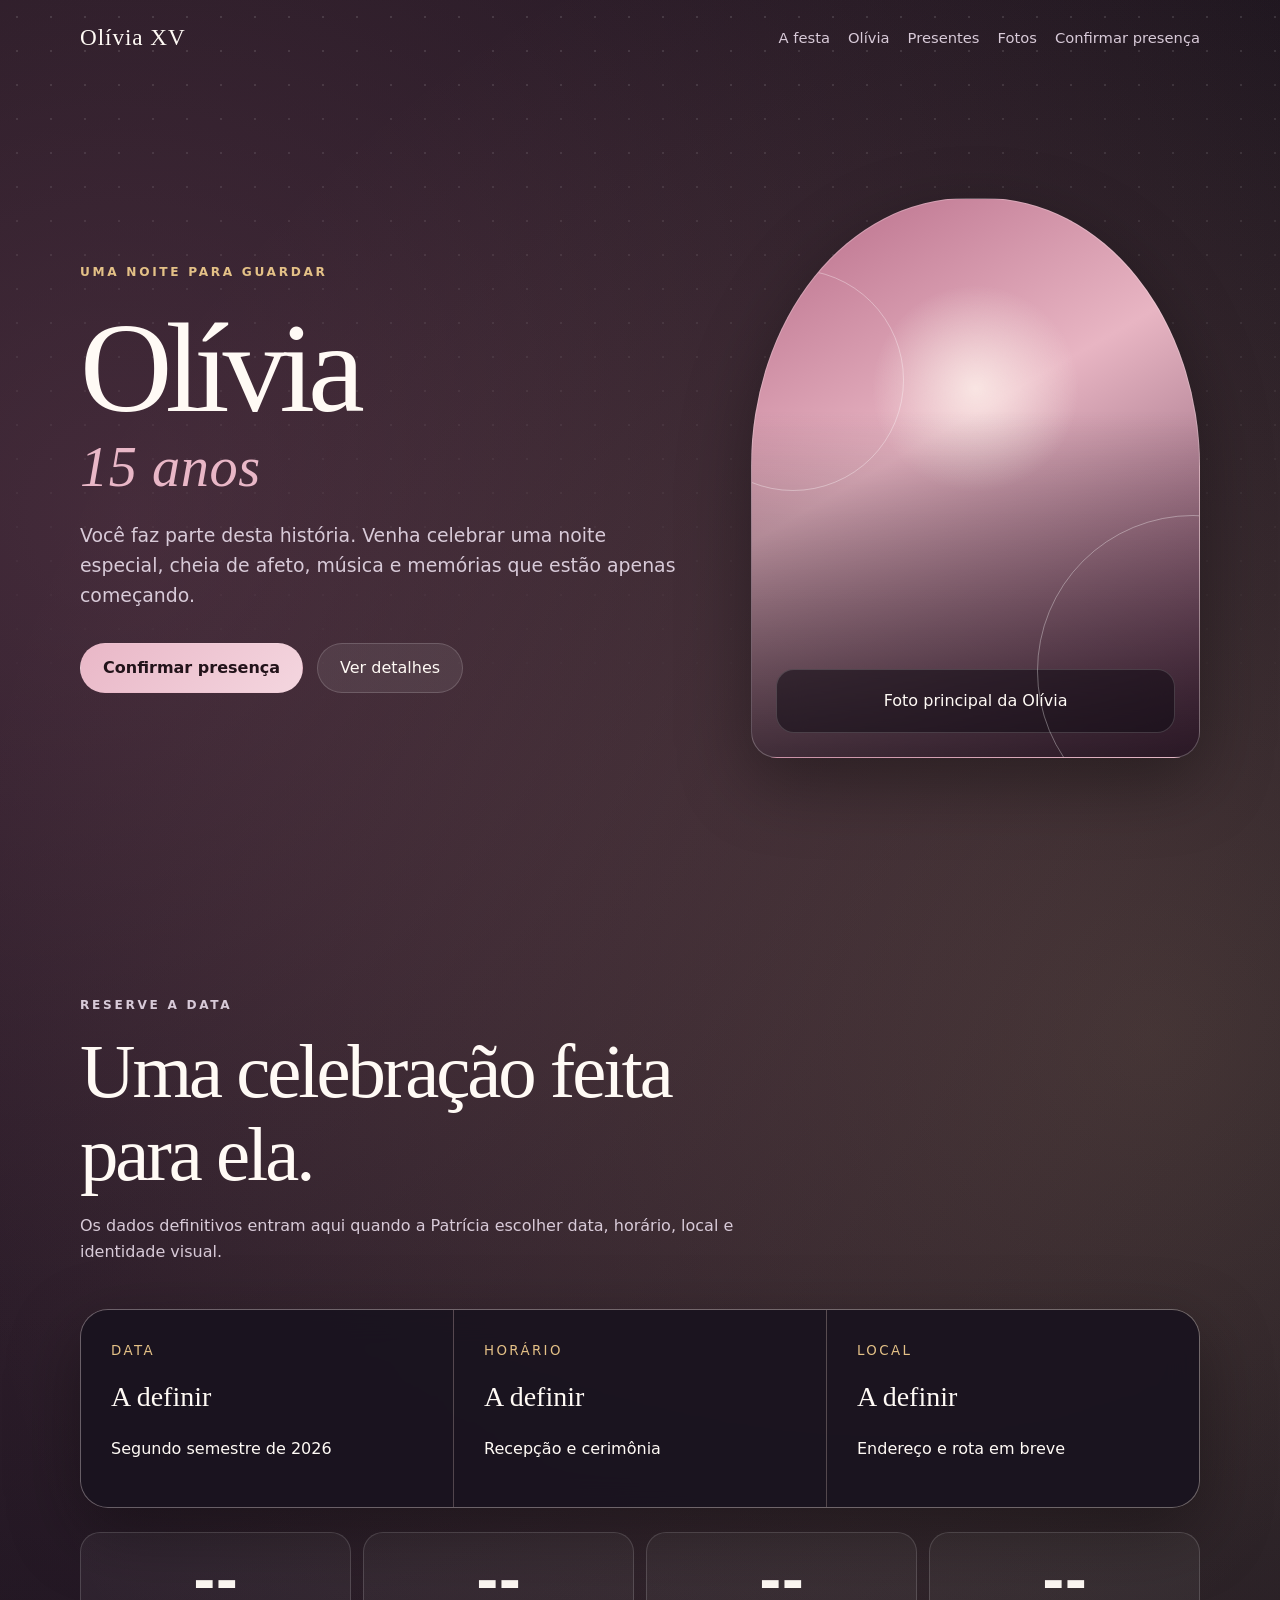
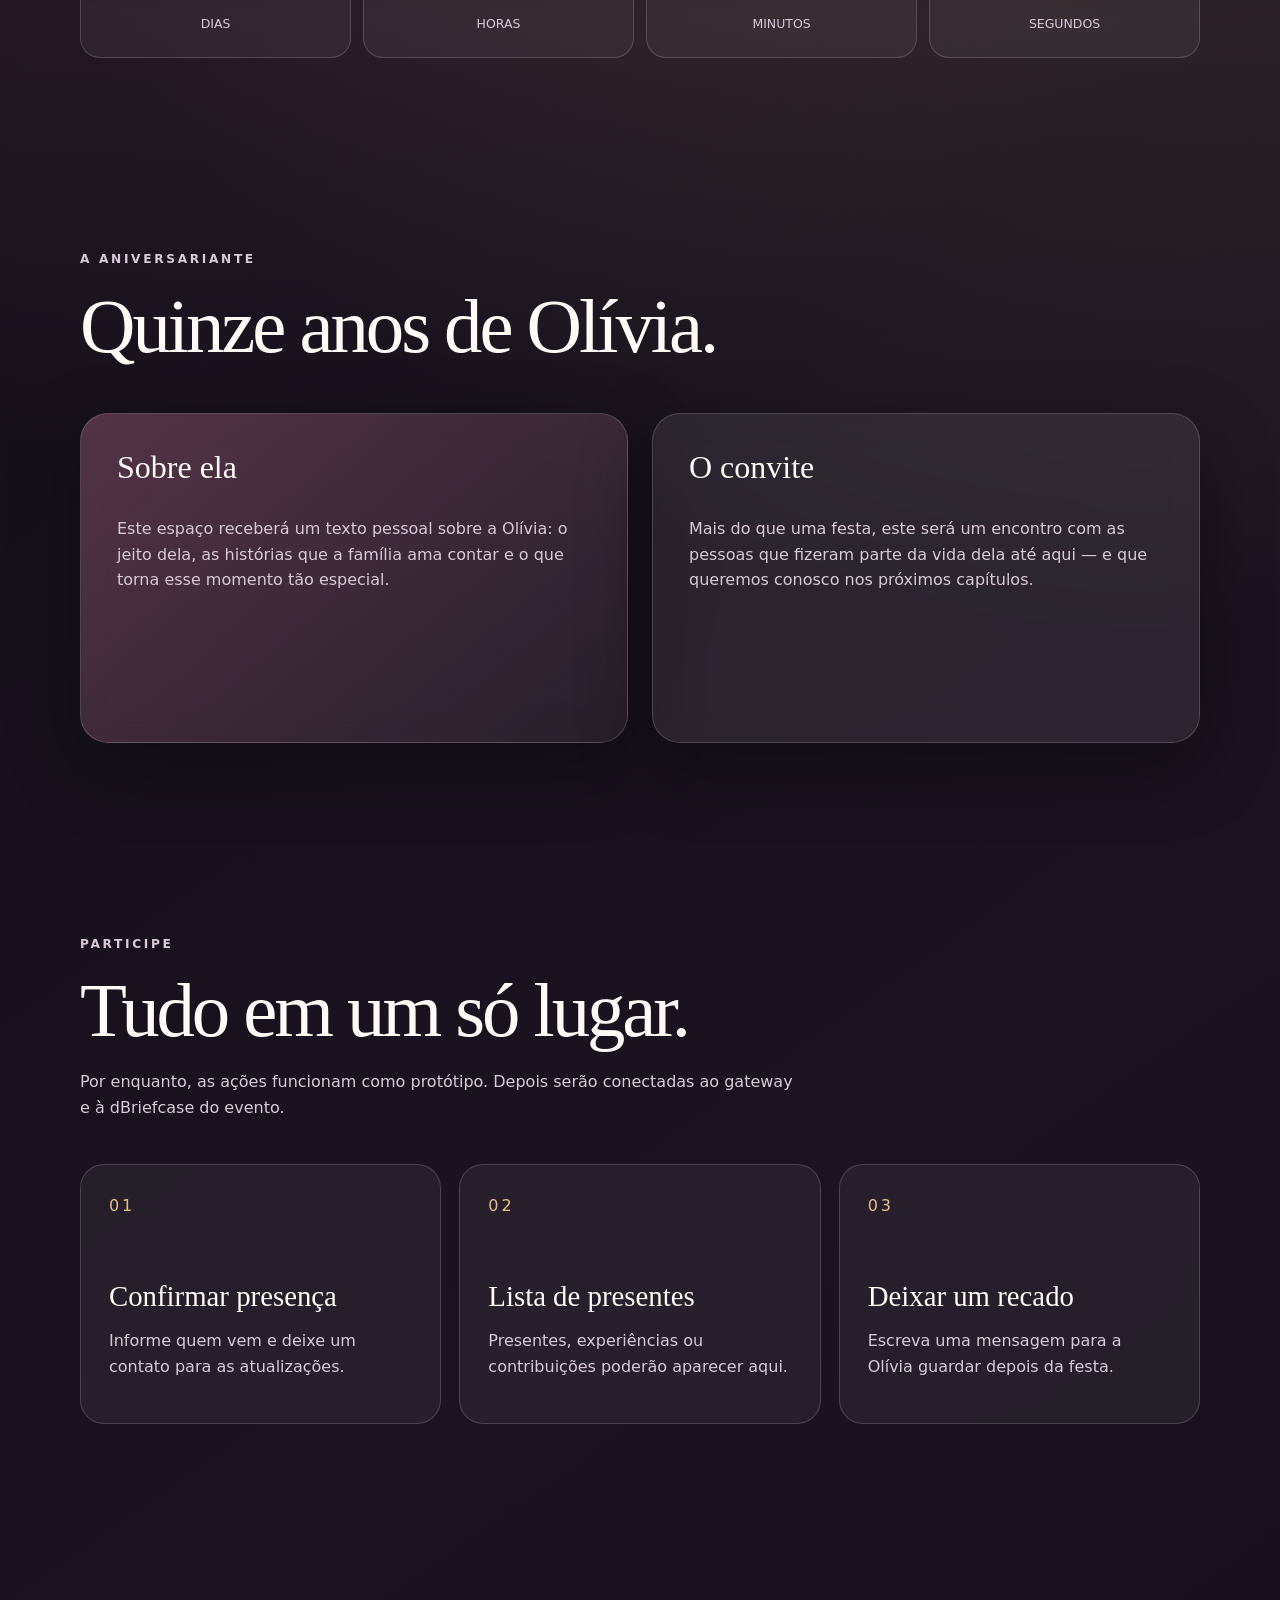
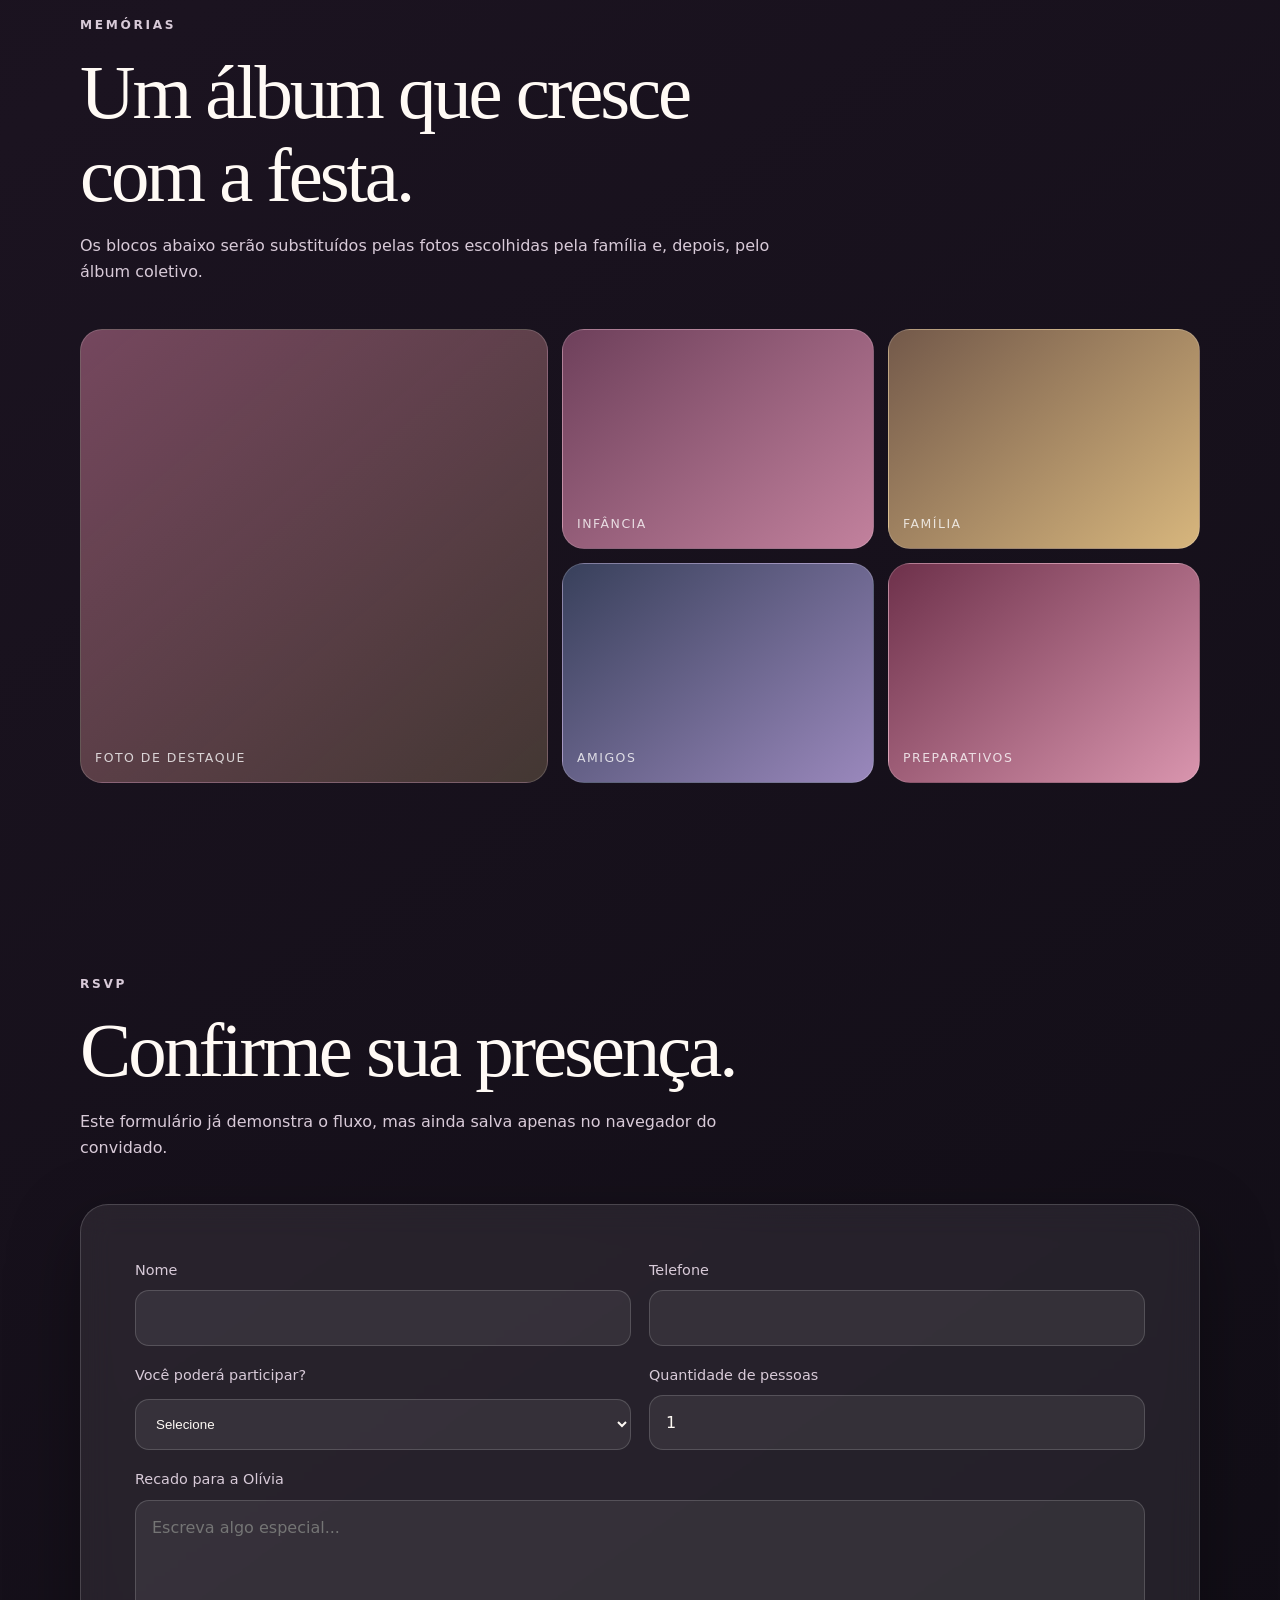
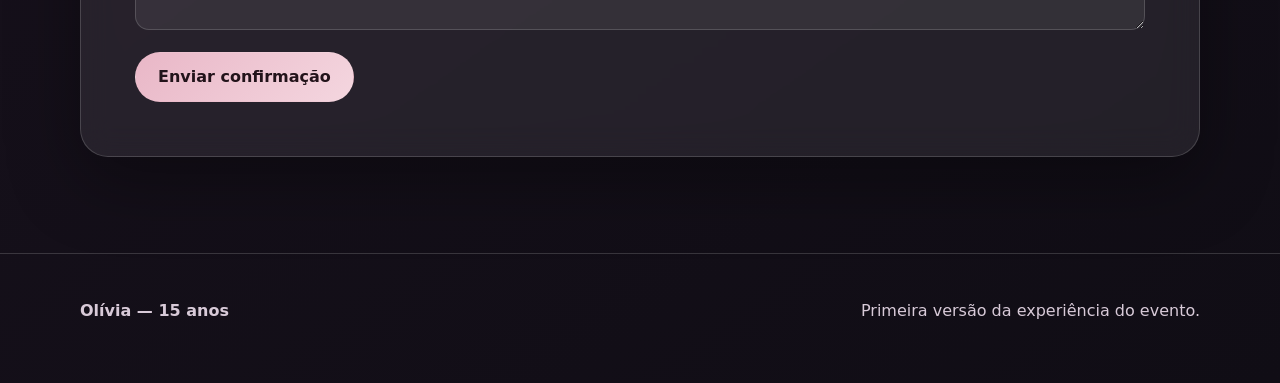
<file: index.html>
<!doctype html>
<html lang="pt-BR">
<head>
  <meta charset="utf-8">
  <meta name="viewport" content="width=device-width, initial-scale=1">
  <meta name="description" content="Celebração dos 15 anos da Olívia.">
  <title>Olívia — 15 anos</title>
  <style>
    :root {
      --bg: #120f18;
      --surface: rgba(255, 255, 255, 0.08);
      --surface-strong: rgba(255, 255, 255, 0.14);
      --text: #fffaf5;
      --muted: #d8cad8;
      --accent: #e9b7c7;
      --accent-strong: #c97898;
      --gold: #e4c187;
      --border: rgba(255, 255, 255, 0.16);
      --shadow: 0 24px 70px rgba(0, 0, 0, 0.35);
      --radius: 28px;
      --max-width: 1120px;
    }

    * { box-sizing: border-box; }
    html { scroll-behavior: smooth; }
    body {
      margin: 0;
      min-height: 100vh;
      color: var(--text);
      background:
        radial-gradient(circle at 10% 10%, rgba(201, 120, 152, 0.28), transparent 32%),
        radial-gradient(circle at 90% 20%, rgba(228, 193, 135, 0.18), transparent 28%),
        linear-gradient(145deg, #0f0c14 0%, #1b1320 55%, #100d15 100%);
      font-family: Inter, ui-sans-serif, system-ui, -apple-system, BlinkMacSystemFont, "Segoe UI", sans-serif;
      line-height: 1.6;
    }

    body::before {
      content: "";
      position: fixed;
      inset: 0;
      pointer-events: none;
      opacity: 0.12;
      background-image: radial-gradient(circle, #fff 0.8px, transparent 0.8px);
      background-size: 34px 34px;
      mask-image: linear-gradient(to bottom, #000, transparent 85%);
    }

    a { color: inherit; }
    button, input, textarea { font: inherit; }
    button { cursor: pointer; }

    .container {
      width: min(calc(100% - 32px), var(--max-width));
      margin: 0 auto;
    }

    .site-header {
      position: fixed;
      inset: 0 0 auto;
      z-index: 20;
      border-bottom: 1px solid transparent;
      transition: 220ms ease;
    }

    .site-header.is-scrolled {
      background: rgba(18, 15, 24, 0.84);
      backdrop-filter: blur(18px);
      border-color: var(--border);
    }

    .nav {
      min-height: 76px;
      display: flex;
      align-items: center;
      justify-content: space-between;
      gap: 24px;
    }

    .brand {
      text-decoration: none;
      font-family: Georgia, "Times New Roman", serif;
      font-size: 1.45rem;
      letter-spacing: 0.04em;
    }

    .nav-links {
      display: flex;
      align-items: center;
      gap: 18px;
    }

    .nav-links a {
      text-decoration: none;
      color: var(--muted);
      font-size: 0.92rem;
    }

    .nav-links a:hover { color: var(--text); }

    .menu-button {
      display: none;
      color: var(--text);
      background: var(--surface);
      border: 1px solid var(--border);
      border-radius: 999px;
      padding: 9px 14px;
    }

    .hero {
      min-height: 100svh;
      display: grid;
      align-items: center;
      padding: 128px 0 72px;
    }

    .hero-grid {
      display: grid;
      grid-template-columns: 1.15fr 0.85fr;
      gap: 64px;
      align-items: center;
    }

    .eyebrow {
      margin: 0 0 16px;
      color: var(--gold);
      text-transform: uppercase;
      letter-spacing: 0.22em;
      font-size: 0.76rem;
      font-weight: 700;
    }

    h1, h2, h3 { margin-top: 0; line-height: 1.08; }

    h1 {
      margin-bottom: 22px;
      max-width: 760px;
      font-family: Georgia, "Times New Roman", serif;
      font-size: clamp(4rem, 10vw, 8.5rem);
      font-weight: 400;
      letter-spacing: -0.055em;
    }

    h1 span {
      display: block;
      color: var(--accent);
      font-style: italic;
      font-size: 0.44em;
      letter-spacing: 0.01em;
    }

    .hero-copy {
      max-width: 640px;
      color: var(--muted);
      font-size: clamp(1rem, 2vw, 1.18rem);
    }

    .hero-actions {
      display: flex;
      flex-wrap: wrap;
      gap: 14px;
      margin-top: 32px;
    }

    .button {
      display: inline-flex;
      align-items: center;
      justify-content: center;
      min-height: 50px;
      padding: 0 22px;
      border: 1px solid var(--border);
      border-radius: 999px;
      text-decoration: none;
      transition: transform 180ms ease, background 180ms ease, border-color 180ms ease;
    }

    .button:hover { transform: translateY(-2px); }
    .button-primary {
      color: #22131a;
      background: linear-gradient(135deg, var(--accent), #f4d6df);
      border-color: transparent;
      font-weight: 800;
    }

    .button-secondary { background: var(--surface); }

    .portrait-card {
      position: relative;
      min-height: 560px;
      border-radius: 48% 48% 26px 26px;
      overflow: hidden;
      background:
        linear-gradient(to top, rgba(20, 12, 20, 0.7), transparent 62%),
        radial-gradient(circle at 50% 34%, rgba(255, 244, 237, 0.78), transparent 24%),
        linear-gradient(150deg, #b76b88 0%, #e8b5c3 42%, #5e344e 100%);
      box-shadow: var(--shadow);
      border: 1px solid rgba(255, 255, 255, 0.24);
    }

    .portrait-card::before,
    .portrait-card::after {
      content: "";
      position: absolute;
      border-radius: 50%;
      border: 1px solid rgba(255, 255, 255, 0.34);
    }

    .portrait-card::before { width: 220px; height: 220px; top: 70px; left: -70px; }
    .portrait-card::after { width: 310px; height: 310px; right: -150px; bottom: -70px; }

    .portrait-label {
      position: absolute;
      right: 24px;
      bottom: 24px;
      left: 24px;
      padding: 18px;
      text-align: center;
      border: 1px solid var(--border);
      border-radius: 18px;
      background: rgba(16, 12, 20, 0.56);
      backdrop-filter: blur(14px);
    }

    section { padding: 96px 0; }

    .section-heading {
      max-width: 720px;
      margin-bottom: 44px;
    }

    .section-heading h2 {
      margin-bottom: 16px;
      font-family: Georgia, "Times New Roman", serif;
      font-size: clamp(2.4rem, 6vw, 4.8rem);
      font-weight: 400;
      letter-spacing: -0.04em;
    }

    .section-heading p { color: var(--muted); }

    .event-panel,
    .story-card,
    .form-card {
      border: 1px solid var(--border);
      background: var(--surface);
      box-shadow: var(--shadow);
      backdrop-filter: blur(16px);
    }

    .event-panel {
      display: grid;
      grid-template-columns: repeat(3, 1fr);
      gap: 1px;
      overflow: hidden;
      border-radius: var(--radius);
      background-color: var(--border);
    }

    .event-detail {
      min-height: 190px;
      padding: 30px;
      background: rgba(24, 18, 29, 0.94);
    }

    .event-detail small {
      display: block;
      margin-bottom: 14px;
      color: var(--gold);
      text-transform: uppercase;
      letter-spacing: 0.18em;
    }

    .event-detail strong {
      display: block;
      font-family: Georgia, "Times New Roman", serif;
      font-size: 1.75rem;
      font-weight: 400;
    }

    .countdown {
      display: grid;
      grid-template-columns: repeat(4, minmax(0, 1fr));
      gap: 12px;
      margin-top: 24px;
    }

    .countdown-item {
      padding: 22px 10px;
      text-align: center;
      border: 1px solid var(--border);
      border-radius: 20px;
      background: rgba(255, 255, 255, 0.05);
    }

    .countdown-item strong {
      display: block;
      font-size: clamp(1.8rem, 5vw, 3.4rem);
      line-height: 1;
    }

    .countdown-item span { color: var(--muted); font-size: 0.78rem; text-transform: uppercase; }

    .story-grid {
      display: grid;
      grid-template-columns: repeat(2, 1fr);
      gap: 24px;
    }

    .story-card {
      min-height: 330px;
      padding: 36px;
      border-radius: var(--radius);
    }

    .story-card.featured {
      background:
        linear-gradient(140deg, rgba(201, 120, 152, 0.34), rgba(255, 255, 255, 0.06));
    }

    .story-card h3 {
      font-family: Georgia, "Times New Roman", serif;
      font-size: 2rem;
      font-weight: 400;
    }

    .story-card p { color: var(--muted); }

    .cards {
      display: grid;
      grid-template-columns: repeat(3, 1fr);
      gap: 18px;
    }

    .action-card {
      min-height: 260px;
      display: flex;
      flex-direction: column;
      justify-content: space-between;
      padding: 28px;
      color: inherit;
      text-decoration: none;
      border: 1px solid var(--border);
      border-radius: 24px;
      background: rgba(255, 255, 255, 0.055);
      transition: transform 180ms ease, background 180ms ease;
    }

    .action-card:hover {
      transform: translateY(-5px);
      background: var(--surface-strong);
    }

    .action-card .number { color: var(--gold); letter-spacing: 0.18em; }
    .action-card h3 { margin-bottom: 8px; font-family: Georgia, serif; font-size: 1.8rem; font-weight: 400; }
    .action-card p { color: var(--muted); }

    .gallery {
      display: grid;
      grid-template-columns: 1.2fr 0.8fr 0.8fr;
      grid-auto-rows: 220px;
      gap: 14px;
    }

    .gallery-item {
      position: relative;
      overflow: hidden;
      border: 1px solid var(--border);
      border-radius: 22px;
      background: linear-gradient(140deg, rgba(201, 120, 152, 0.52), rgba(228, 193, 135, 0.22));
    }

    .gallery-item:first-child { grid-row: span 2; }
    .gallery-item:nth-child(2) { background: linear-gradient(140deg, #6e405b, #c2819d); }
    .gallery-item:nth-child(3) { background: linear-gradient(140deg, #73594a, #d7b67d); }
    .gallery-item:nth-child(4) { background: linear-gradient(140deg, #38405b, #9a88bc); }
    .gallery-item:nth-child(5) { background: linear-gradient(140deg, #6e314b, #d995ae); }

    .gallery-item span {
      position: absolute;
      right: 14px;
      bottom: 14px;
      left: 14px;
      color: rgba(255,255,255,.78);
      font-size: 0.78rem;
      text-transform: uppercase;
      letter-spacing: .12em;
    }

    .form-card {
      padding: clamp(24px, 5vw, 54px);
      border-radius: var(--radius);
    }

    .form-grid {
      display: grid;
      grid-template-columns: repeat(2, 1fr);
      gap: 18px;
    }

    .field { display: grid; gap: 8px; }
    .field.full { grid-column: 1 / -1; }
    label { color: var(--muted); font-size: 0.9rem; }

    input, textarea, select {
      width: 100%;
      color: var(--text);
      background: rgba(255, 255, 255, 0.07);
      border: 1px solid var(--border);
      border-radius: 14px;
      padding: 14px 16px;
      outline: none;
    }

    input:focus, textarea:focus, select:focus {
      border-color: var(--accent);
      box-shadow: 0 0 0 4px rgba(233, 183, 199, 0.12);
    }

    textarea { min-height: 130px; resize: vertical; }

    .form-actions {
      display: flex;
      align-items: center;
      gap: 14px;
      margin-top: 22px;
    }

    .status-message { color: var(--accent); }

    footer {
      padding: 44px 0 60px;
      color: var(--muted);
      border-top: 1px solid var(--border);
    }

    .footer-row {
      display: flex;
      align-items: center;
      justify-content: space-between;
      gap: 24px;
    }

    .reveal {
      opacity: 0;
      transform: translateY(24px);
      transition: opacity 700ms ease, transform 700ms ease;
    }

    .reveal.is-visible { opacity: 1; transform: none; }

    @media (max-width: 840px) {
      .hero-grid, .story-grid { grid-template-columns: 1fr; }
      .portrait-card { min-height: 420px; }
      .event-panel, .cards { grid-template-columns: 1fr; }
      .gallery { grid-template-columns: 1fr 1fr; }
      .gallery-item:first-child { grid-row: auto; grid-column: 1 / -1; }
      .nav-links {
        position: absolute;
        top: 72px;
        right: 16px;
        left: 16px;
        display: none;
        flex-direction: column;
        align-items: stretch;
        padding: 18px;
        border: 1px solid var(--border);
        border-radius: 18px;
        background: rgba(18, 15, 24, 0.96);
      }
      .nav-links.is-open { display: flex; }
      .menu-button { display: inline-flex; }
    }

    @media (max-width: 560px) {
      section { padding: 72px 0; }
      .countdown { grid-template-columns: repeat(2, 1fr); }
      .gallery, .form-grid { grid-template-columns: 1fr; }
      .gallery-item:first-child { grid-column: auto; }
      .footer-row { align-items: flex-start; flex-direction: column; }
    }

    @media (prefers-reduced-motion: reduce) {
      html { scroll-behavior: auto; }
      *, *::before, *::after { transition-duration: 0.01ms !important; }
    }
  </style>
</head>
<body>
  <header class="site-header" id="site-header">
    <nav class="nav container" aria-label="Navegação principal">
      <a class="brand" href="#inicio">Olívia XV</a>
      <button class="menu-button" id="menu-button" type="button" aria-expanded="false" aria-controls="nav-links">Menu</button>
      <div class="nav-links" id="nav-links">
        <a href="#festa">A festa</a>
        <a href="#olivia">Olívia</a>
        <a href="#presentes">Presentes</a>
        <a href="#fotos">Fotos</a>
        <a href="#confirmacao">Confirmar presença</a>
      </div>
    </nav>
  </header>

  <main>
    <section class="hero" id="inicio">
      <div class="container hero-grid">
        <div>
          <p class="eyebrow">Uma noite para guardar</p>
          <h1>Olívia <span>15 anos</span></h1>
          <p class="hero-copy">Você faz parte desta história. Venha celebrar uma noite especial, cheia de afeto, música e memórias que estão apenas começando.</p>
          <div class="hero-actions">
            <a class="button button-primary" href="#confirmacao">Confirmar presença</a>
            <a class="button button-secondary" href="#festa">Ver detalhes</a>
          </div>
        </div>
        <div class="portrait-card" role="img" aria-label="Espaço reservado para uma foto da Olívia">
          <div class="portrait-label">Foto principal da Olívia</div>
        </div>
      </div>
    </section>

    <section id="festa">
      <div class="container reveal">
        <div class="section-heading">
          <p class="eyebrow">Reserve a data</p>
          <h2>Uma celebração feita para ela.</h2>
          <p>Os dados definitivos entram aqui quando a Patrícia escolher data, horário, local e identidade visual.</p>
        </div>

        <div class="event-panel">
          <div class="event-detail"><small>Data</small><strong>A definir</strong><p>Segundo semestre de 2026</p></div>
          <div class="event-detail"><small>Horário</small><strong>A definir</strong><p>Recepção e cerimônia</p></div>
          <div class="event-detail"><small>Local</small><strong>A definir</strong><p>Endereço e rota em breve</p></div>
        </div>

        <div class="countdown" aria-label="Contagem regressiva">
          <div class="countdown-item"><strong id="days">--</strong><span>Dias</span></div>
          <div class="countdown-item"><strong id="hours">--</strong><span>Horas</span></div>
          <div class="countdown-item"><strong id="minutes">--</strong><span>Minutos</span></div>
          <div class="countdown-item"><strong id="seconds">--</strong><span>Segundos</span></div>
        </div>
      </div>
    </section>

    <section id="olivia">
      <div class="container reveal">
        <div class="section-heading">
          <p class="eyebrow">A aniversariante</p>
          <h2>Quinze anos de Olívia.</h2>
        </div>
        <div class="story-grid">
          <article class="story-card featured">
            <h3>Sobre ela</h3>
            <p>Este espaço receberá um texto pessoal sobre a Olívia: o jeito dela, as histórias que a família ama contar e o que torna esse momento tão especial.</p>
          </article>
          <article class="story-card">
            <h3>O convite</h3>
            <p>Mais do que uma festa, este será um encontro com as pessoas que fizeram parte da vida dela até aqui — e que queremos conosco nos próximos capítulos.</p>
          </article>
        </div>
      </div>
    </section>

    <section id="presentes">
      <div class="container reveal">
        <div class="section-heading">
          <p class="eyebrow">Participe</p>
          <h2>Tudo em um só lugar.</h2>
          <p>Por enquanto, as ações funcionam como protótipo. Depois serão conectadas ao gateway e à dBriefcase do evento.</p>
        </div>
        <div class="cards">
          <a class="action-card" href="#confirmacao"><span class="number">01</span><div><h3>Confirmar presença</h3><p>Informe quem vem e deixe um contato para as atualizações.</p></div></a>
          <a class="action-card" href="#presentes"><span class="number">02</span><div><h3>Lista de presentes</h3><p>Presentes, experiências ou contribuições poderão aparecer aqui.</p></div></a>
          <a class="action-card" href="#recados"><span class="number">03</span><div><h3>Deixar um recado</h3><p>Escreva uma mensagem para a Olívia guardar depois da festa.</p></div></a>
        </div>
      </div>
    </section>

    <section id="fotos">
      <div class="container reveal">
        <div class="section-heading">
          <p class="eyebrow">Memórias</p>
          <h2>Um álbum que cresce com a festa.</h2>
          <p>Os blocos abaixo serão substituídos pelas fotos escolhidas pela família e, depois, pelo álbum coletivo.</p>
        </div>
        <div class="gallery">
          <div class="gallery-item"><span>Foto de destaque</span></div>
          <div class="gallery-item"><span>Infância</span></div>
          <div class="gallery-item"><span>Família</span></div>
          <div class="gallery-item"><span>Amigos</span></div>
          <div class="gallery-item"><span>Preparativos</span></div>
        </div>
      </div>
    </section>

    <section id="confirmacao">
      <div class="container reveal">
        <div class="section-heading">
          <p class="eyebrow">RSVP</p>
          <h2>Confirme sua presença.</h2>
          <p>Este formulário já demonstra o fluxo, mas ainda salva apenas no navegador do convidado.</p>
        </div>

        <form class="form-card" id="rsvp-form">
          <div class="form-grid">
            <div class="field">
              <label for="name">Nome</label>
              <input id="name" name="name" type="text" autocomplete="name" required>
            </div>
            <div class="field">
              <label for="phone">Telefone</label>
              <input id="phone" name="phone" type="tel" autocomplete="tel" required>
            </div>
            <div class="field">
              <label for="attendance">Você poderá participar?</label>
              <select id="attendance" name="attendance" required>
                <option value="">Selecione</option>
                <option value="yes">Sim, estarei lá</option>
                <option value="no">Infelizmente não poderei ir</option>
              </select>
            </div>
            <div class="field">
              <label for="guests">Quantidade de pessoas</label>
              <input id="guests" name="guests" type="number" min="1" max="10" value="1">
            </div>
            <div class="field full" id="recados">
              <label for="message">Recado para a Olívia</label>
              <textarea id="message" name="message" placeholder="Escreva algo especial..."></textarea>
            </div>
          </div>
          <div class="form-actions">
            <button class="button button-primary" type="submit">Enviar confirmação</button>
            <span class="status-message" id="form-status" role="status" aria-live="polite"></span>
          </div>
        </form>
      </div>
    </section>
  </main>

  <footer>
    <div class="container footer-row">
      <strong>Olívia — 15 anos</strong>
      <span>Primeira versão da experiência do evento.</span>
    </div>
  </footer>

  <script>
    const EVENT_DATE = null; // Exemplo futuro: "2026-12-05T20:00:00-03:00"

    const header = document.querySelector('#site-header');
    const menuButton = document.querySelector('#menu-button');
    const navLinks = document.querySelector('#nav-links');
    const rsvpForm = document.querySelector('#rsvp-form');
    const formStatus = document.querySelector('#form-status');

    window.addEventListener('scroll', () => {
      header.classList.toggle('is-scrolled', window.scrollY > 24);
    }, { passive: true });

    menuButton.addEventListener('click', () => {
      const isOpen = navLinks.classList.toggle('is-open');
      menuButton.setAttribute('aria-expanded', String(isOpen));
    });

    navLinks.querySelectorAll('a').forEach((link) => {
      link.addEventListener('click', () => {
        navLinks.classList.remove('is-open');
        menuButton.setAttribute('aria-expanded', 'false');
      });
    });

    const revealObserver = new IntersectionObserver((entries) => {
      entries.forEach((entry) => {
        if (entry.isIntersecting) {
          entry.target.classList.add('is-visible');
          revealObserver.unobserve(entry.target);
        }
      });
    }, { threshold: 0.14 });

    document.querySelectorAll('.reveal').forEach((element) => revealObserver.observe(element));

    function renderCountdown() {
      const fields = {
        days: document.querySelector('#days'),
        hours: document.querySelector('#hours'),
        minutes: document.querySelector('#minutes'),
        seconds: document.querySelector('#seconds')
      };

      if (!EVENT_DATE) {
        Object.values(fields).forEach((field) => field.textContent = '--');
        return;
      }

      const distance = new Date(EVENT_DATE).getTime() - Date.now();
      if (distance <= 0) {
        Object.values(fields).forEach((field) => field.textContent = '00');
        return;
      }

      fields.days.textContent = String(Math.floor(distance / 86400000)).padStart(2, '0');
      fields.hours.textContent = String(Math.floor((distance % 86400000) / 3600000)).padStart(2, '0');
      fields.minutes.textContent = String(Math.floor((distance % 3600000) / 60000)).padStart(2, '0');
      fields.seconds.textContent = String(Math.floor((distance % 60000) / 1000)).padStart(2, '0');
    }

    renderCountdown();
    setInterval(renderCountdown, 1000);

    rsvpForm.addEventListener('submit', (event) => {
      event.preventDefault();
      const data = Object.fromEntries(new FormData(rsvpForm));
      localStorage.setItem('olivia-15-rsvp-draft', JSON.stringify(data));
      formStatus.textContent = 'Confirmação registrada neste dispositivo.';
    });

    const savedDraft = localStorage.getItem('olivia-15-rsvp-draft');
    if (savedDraft) {
      try {
        const data = JSON.parse(savedDraft);
        Object.entries(data).forEach(([name, value]) => {
          const field = rsvpForm.elements.namedItem(name);
          if (field) field.value = value;
        });
      } catch {
        localStorage.removeItem('olivia-15-rsvp-draft');
      }
    }
  </script>
</body>
</html>
</file>
